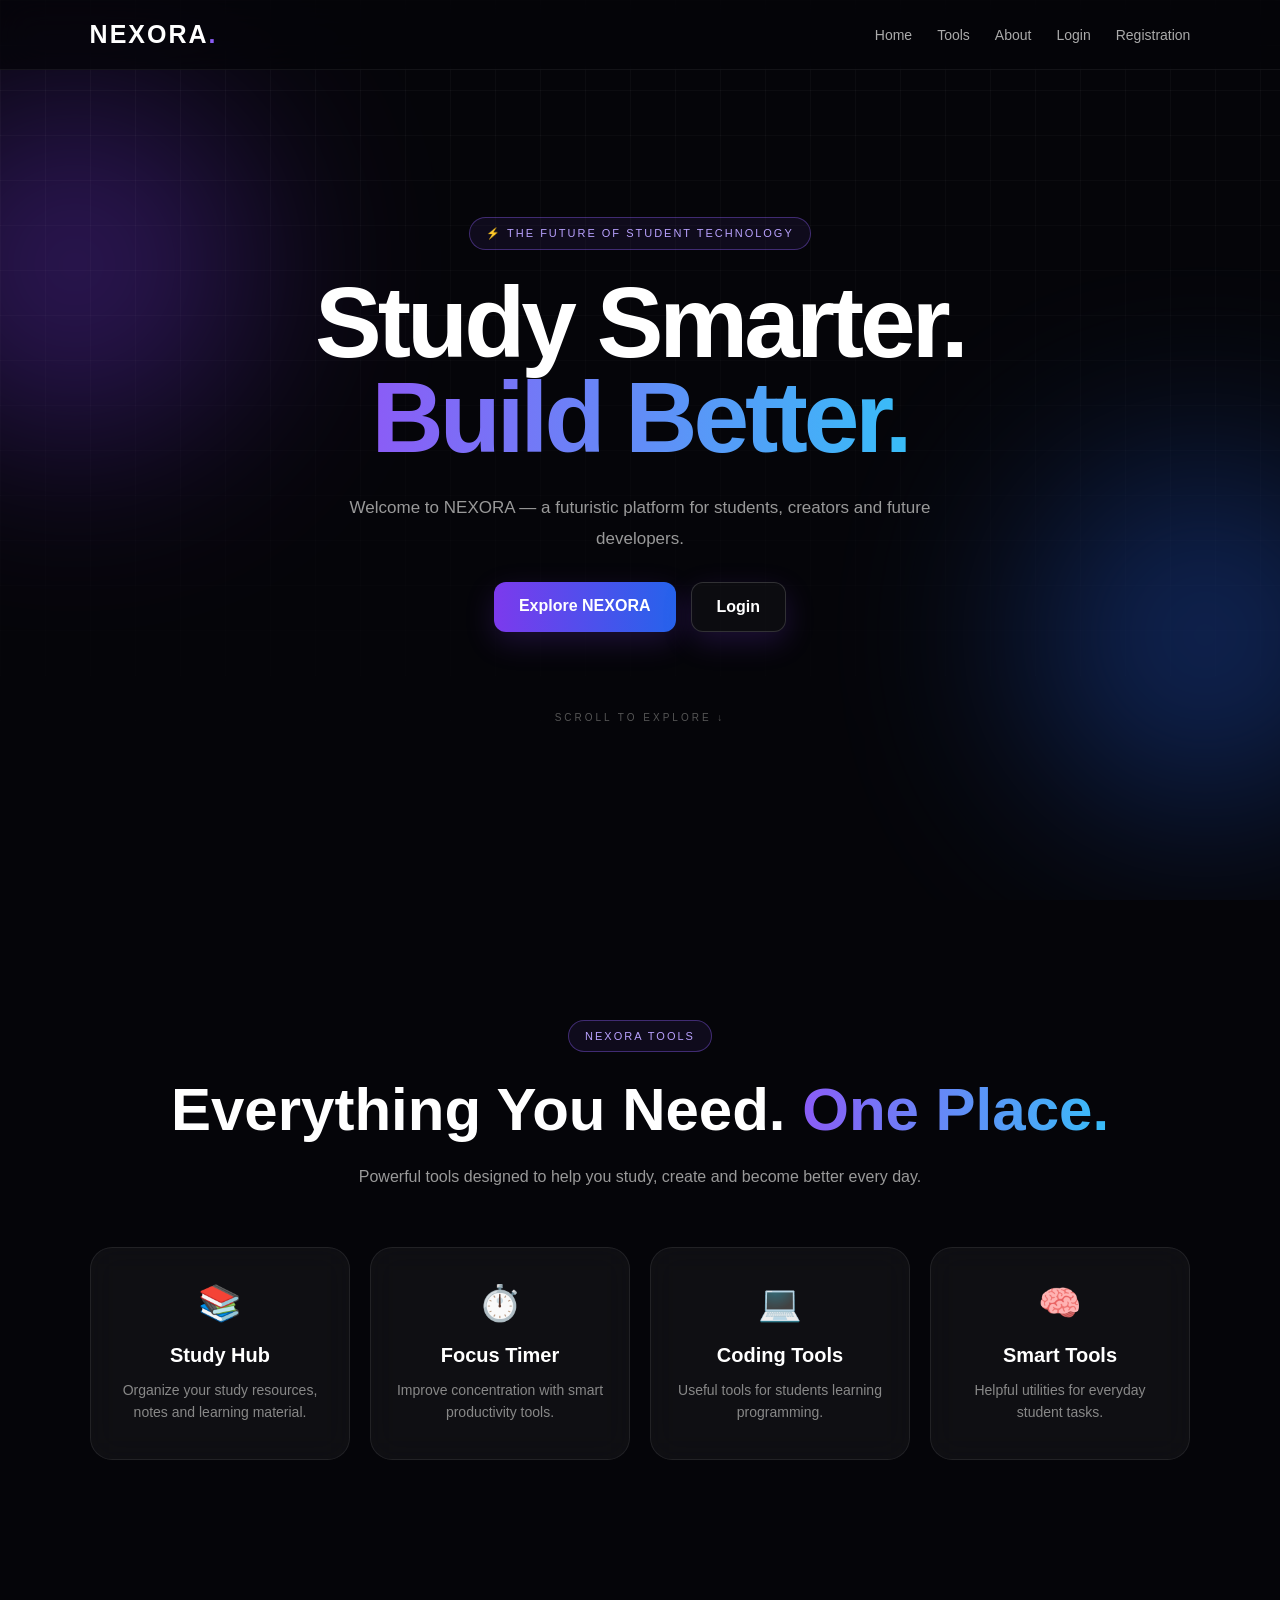
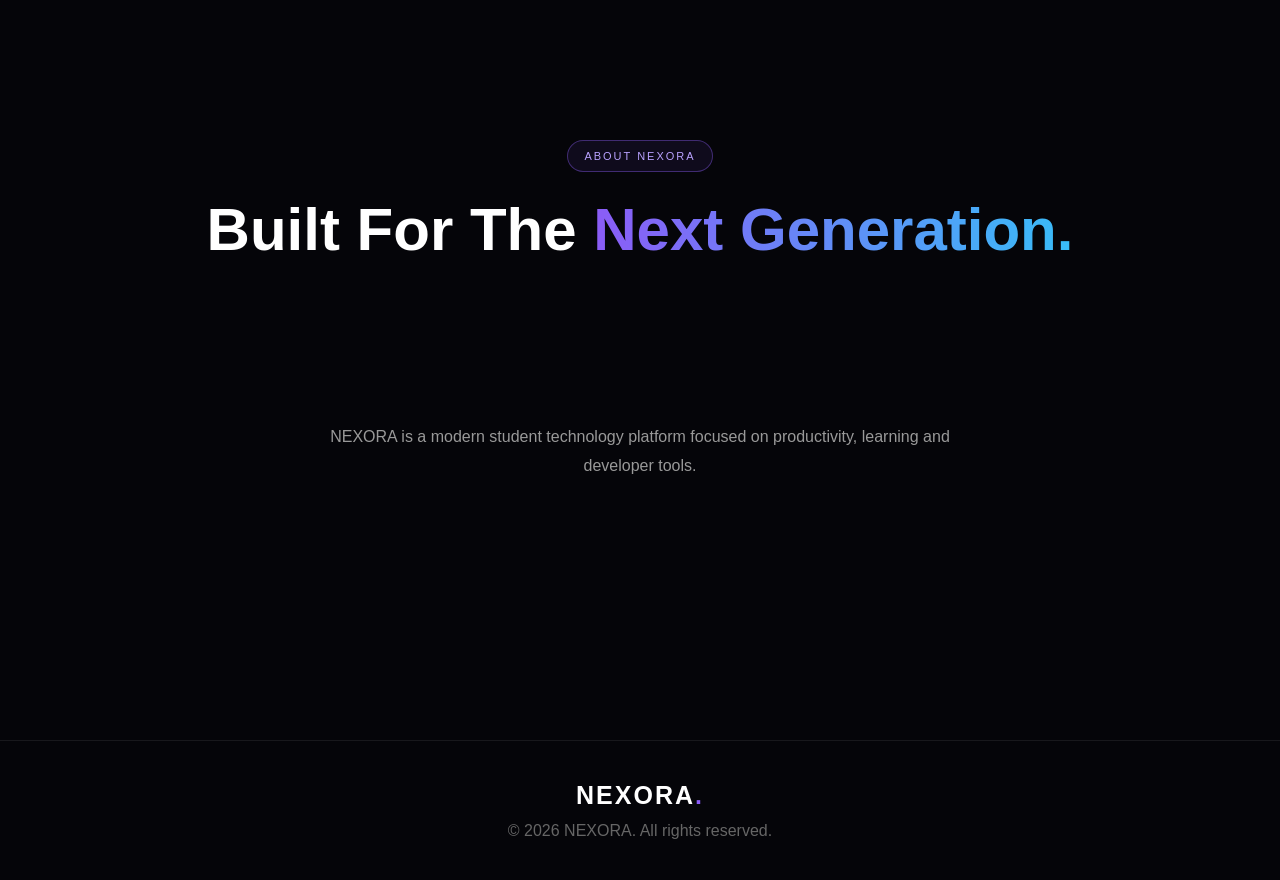
<file: index.html>
<!DOCTYPE html>
<html lang="en">

<head>

    <meta charset="UTF-8">

    <meta
        name="viewport"
        content="width=device-width, initial-scale=1.0"
    >

    <meta
        name="description"
        content="NEXORA - A futuristic student technology platform."
    >

    <title>NEXORA | Student Tech Hub</title>

    <link rel="stylesheet" href="style.css">

</head>


<body>


    <!-- =========================
         BACKGROUND
    ========================== -->

    <div class="background">

        <div class="glow glow-1"></div>
        <div class="glow glow-2"></div>
        <div class="grid"></div>

    </div>



    <!-- =========================
         NAVIGATION
    ========================== -->

    <header>

        <nav>


            <!-- LOGO -->

            <a
                href="#home"
                class="logo"
            >
                NEXORA<span>.</span>
            </a>



            <!-- 3 LINE MENU -->

            <button
    type="button"
    class="menu-btn"
    id="menuBtn"
    aria-label="Open menu"
>
    ☰
</button>



            <!-- MENU -->

            <div
                class="nav-links"
                id="navLinks"
            >


                <a href="#home">
                    Home
                </a>


                <a href="#tools">
                    Tools
                </a>


                <a href="#about">
                    About
                </a>


                <!-- LOGIN -->

<a href="login.html" id="loginNav">
    Login
</a>


<!-- REGISTRATION -->

<a href="register.html" id="registerNav">
    Registration
</a>


<!-- ACCOUNT -->

<a href="account.html" id="accountNav">
    👤 Account
</a>


<!-- LOGOUT -->

<a href="#" id="logoutNav" style="display: none;">
    🚪 Logout
</a>


            </div>

        </nav>

    </header>



    <!-- =========================
         MAIN
    ========================== -->

    <main>



        <!-- =========================
             HOME
        ========================== -->

        <section
            id="home"
            class="hero"
        >


            <div class="badge">

                ⚡ THE FUTURE OF STUDENT TECHNOLOGY

            </div>



            <h1>

                Study Smarter.<br>

                <span>
                    Build Better.
                </span>

            </h1>



            <p class="hero-text">

                Welcome to NEXORA — a futuristic platform
                for students, creators and future developers.

            </p>



            <div class="buttons">


                <a
                    href="#tools"
                    class="btn"
                >
                    Explore NEXORA
                </a>


                <a
                    href="login.html"
                    class="btn btn-outline"
                >
                    Login
                </a>


            </div>



            <div class="scroll-text">

                SCROLL TO EXPLORE ↓

            </div>


        </section>



        <!-- =========================
             TOOLS
        ========================== -->

        <section
            id="tools"
            class="section"
        >


            <p class="section-tag">

                NEXORA TOOLS

            </p>



            <h2>

                Everything You Need.

                <span>
                    One Place.
                </span>

            </h2>



            <p class="section-description">

                Powerful tools designed to help you study,
                create and become better every day.

            </p>



            <div class="cards">


                <!-- STUDY HUB -->

                <div class="card">

                    <div class="card-icon">
                        📚
                    </div>


                    <h3>
                        Study Hub
                    </h3>


                    <p>

                        Organize your study resources,
                        notes and learning material.

                    </p>

                </div>



                <!-- FOCUS TIMER -->

                <div class="card">

                    <div class="card-icon">
                        ⏱️
                    </div>


                    <h3>
                        Focus Timer
                    </h3>


                    <p>

                        Improve concentration with
                        smart productivity tools.

                    </p>

                </div>



                <!-- CODING TOOLS -->

                <div class="card">

                    <div class="card-icon">
                        💻
                    </div>


                    <h3>
                        Coding Tools
                    </h3>


                    <p>

                        Useful tools for students
                        learning programming.

                    </p>

                </div>



                <!-- SMART TOOLS -->

                <div class="card">

                    <div class="card-icon">
                        🧠
                    </div>


                    <h3>
                        Smart Tools
                    </h3>


                    <p>

                        Helpful utilities for everyday
                        student tasks.

                    </p>

                </div>


            </div>


        </section>



        <!-- =========================
             ABOUT
        ========================== -->

        <section
            id="about"
            class="section about"
        >


            <p class="section-tag">

                ABOUT NEXORA

            </p>



            <h2>

                Built For The

                <span>
                    Next Generation.
                </span>

            </h2>



            <p class="section-description">

                NEXORA is a modern student technology
                platform focused on productivity,
                learning and developer tools.

            </p>


        </section>


    </main>



    <!-- =========================
         FOOTER
    ========================== -->

    <footer>


        <div class="logo">

            NEXORA<span>.</span>

        </div>



        <p>

            © 2026 NEXORA. All rights reserved.

        </p>


    </footer>



    <!-- =========================
         JAVASCRIPT
    ========================== -->

    <script src="script.js"></script>


</body>

</html>
</file>
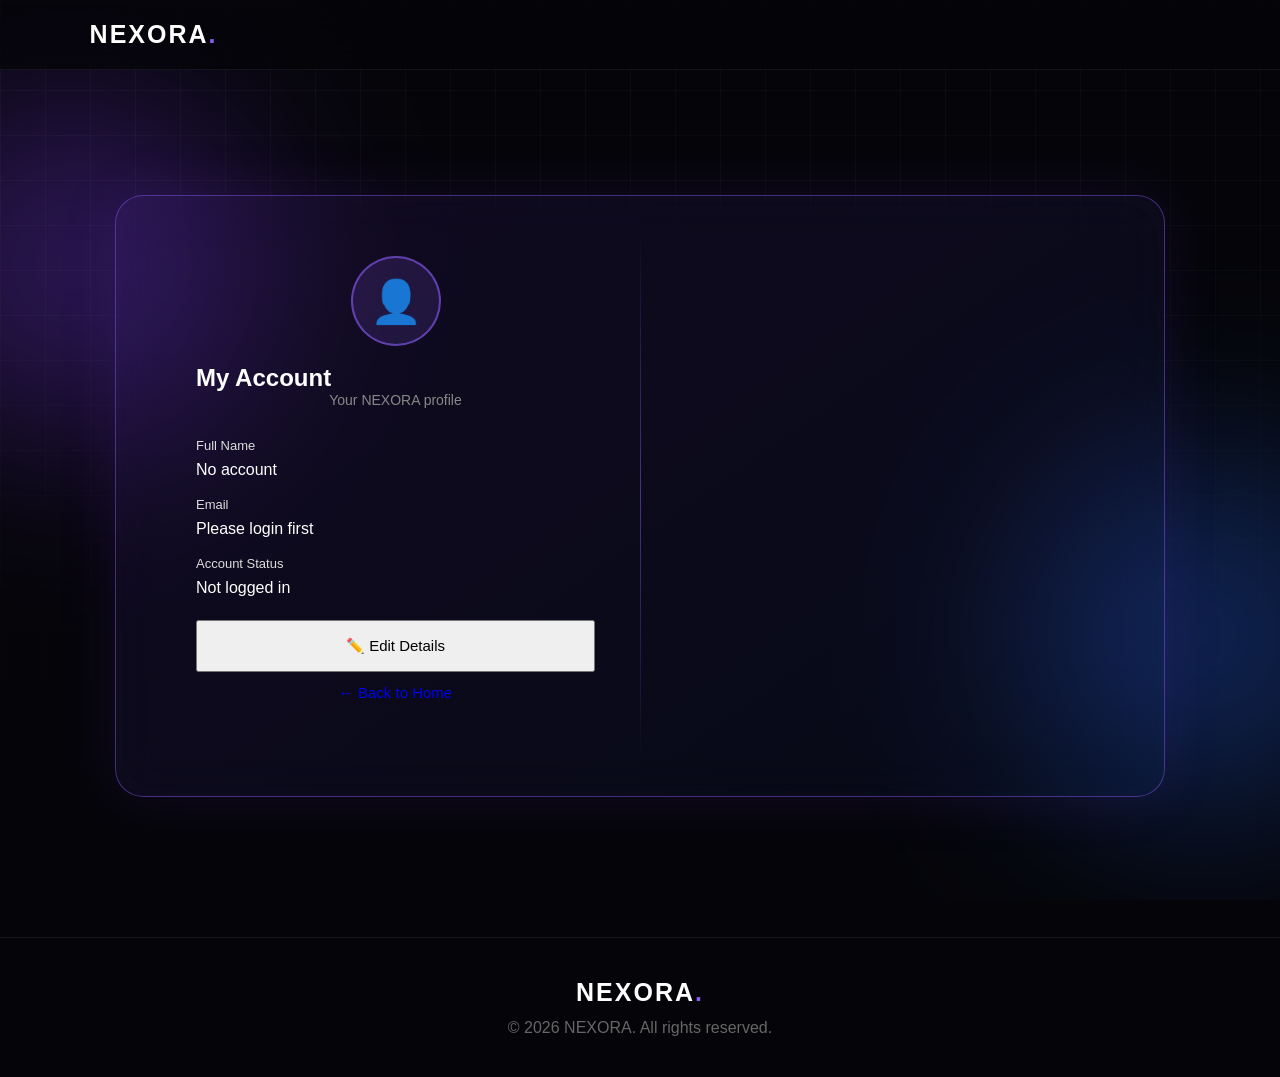
<file: account.html>
<!DOCTYPE html>
<html lang="en">

<head>

    <meta charset="UTF-8">

    <meta
        name="viewport"
        content="width=device-width, initial-scale=1.0"
    >

    <meta
        name="description"
        content="NEXORA User Account"
    >

    <title>NEXORA | Account</title>

    <link rel="stylesheet" href="style.css">

</head>


<body>


    <!-- =========================
         BACKGROUND
    ========================== -->

    <div class="background">

        <div class="glow glow-1"></div>
        <div class="glow glow-2"></div>
        <div class="grid"></div>

    </div>


    <!-- =========================
         NAVIGATION
    ========================== -->

    <header>

        <nav>

            <a
                href="index.html"
                class="logo"
            >
                NEXORA<span>.</span>
            </a>


            <a
                href="index.html"
                class="menu-btn"
                aria-label="Back to Home"
            >
                ←
            </a>

        </nav>

    </header>


    <!-- =========================
         ACCOUNT
    ========================== -->

    <main>

        <section class="login-section">

            <div class="auth-container">

                <div class="auth-card">


                    <!-- PROFILE PICTURE -->

                    <div
                        id="accountPicture"
                        style="
                            width: 90px;
                            height: 90px;
                            margin: 0 auto 18px;
                            border-radius: 50%;
                            display: flex;
                            align-items: center;
                            justify-content: center;
                            font-size: 42px;
                            background: rgba(139, 92, 246, 0.15);
                            border: 2px solid rgba(139, 92, 246, 0.6);
                            overflow: hidden;
                        "
                    >
                        👤
                    </div>


                    <h1>
                        My Account
                    </h1>


                    <p class="auth-subtitle">
                        Your NEXORA profile
                    </p>


                    <!-- NAME -->

                    <div class="input-group">

                        <label>
                            Full Name
                        </label>

                        <div id="accountName">
                            Loading...
                        </div>

                    </div>


                    <!-- EMAIL -->

                    <div class="input-group">

                        <label>
                            Email
                        </label>

                        <div id="accountEmail">
                            Loading...
                        </div>

                    </div>


                    <!-- STATUS -->

                    <div class="input-group">

                        <label>
                            Account Status
                        </label>

                        <div id="accountStatus">
                            Demo Account
                        </div>

                    </div>


                    <!-- EDIT BUTTON -->

                    <button
                        type="button"
                        class="auth-btn"
                        id="editAccountBtn"
                    >
                        ✏️ Edit Details
                    </button>


                    <!-- EDIT FORM -->

                    <div
                        id="editAccountForm"
                        style="
                            display: none;
                            margin-top: 20px;
                        "
                    >


                        <!-- NAME -->

                        <div class="input-group">

                            <label for="editName">
                                Full Name
                            </label>

                            <input
                                type="text"
                                id="editName"
                                placeholder="Enter your name"
                            >

                        </div>


                        <!-- EMAIL - NOT EDITABLE -->

                        <div class="input-group">

                            <label>
                                Email
                            </label>

                            <div id="editEmail">
                                Loading...
                            </div>

                        </div>


                        <!-- PASSWORD -->

                        <div class="input-group">

                            <label for="editPassword">
                                New Password
                            </label>

                            <input
                                type="password"
                                id="editPassword"
                                placeholder="Leave blank to keep current password"
                            >

                        </div>


                        <!-- PROFILE PICTURE -->

                        <div class="input-group">

                            <label for="editPicture">
                                Profile Picture
                            </label>

                            <input
                                type="file"
                                id="editPicture"
                                accept="image/*"
                            >

                        </div>


                        <!-- SAVE -->

                        <button
                            type="button"
                            class="auth-btn"
                            id="saveAccountBtn"
                        >
                            💾 Save Changes
                        </button>

                    </div>


                    <!-- BACK -->

                    <a
                        href="index.html"
                        class="auth-btn"
                        style="
                            display: block;
                            text-align: center;
                            text-decoration: none;
                            margin-top: 12px;
                        "
                    >
                        ← Back to Home
                    </a>


                </div>

            </div>

        </section>

    </main>


    <!-- =========================
         FOOTER
    ========================== -->

    <footer>

        <div class="logo">
            NEXORA<span>.</span>
        </div>

        <p>
            © 2026 NEXORA. All rights reserved.
        </p>

    </footer>


    <!-- =========================
         JAVASCRIPT
    ========================== -->

    <script src="script.js"></script>


</body>

</html>
</file>
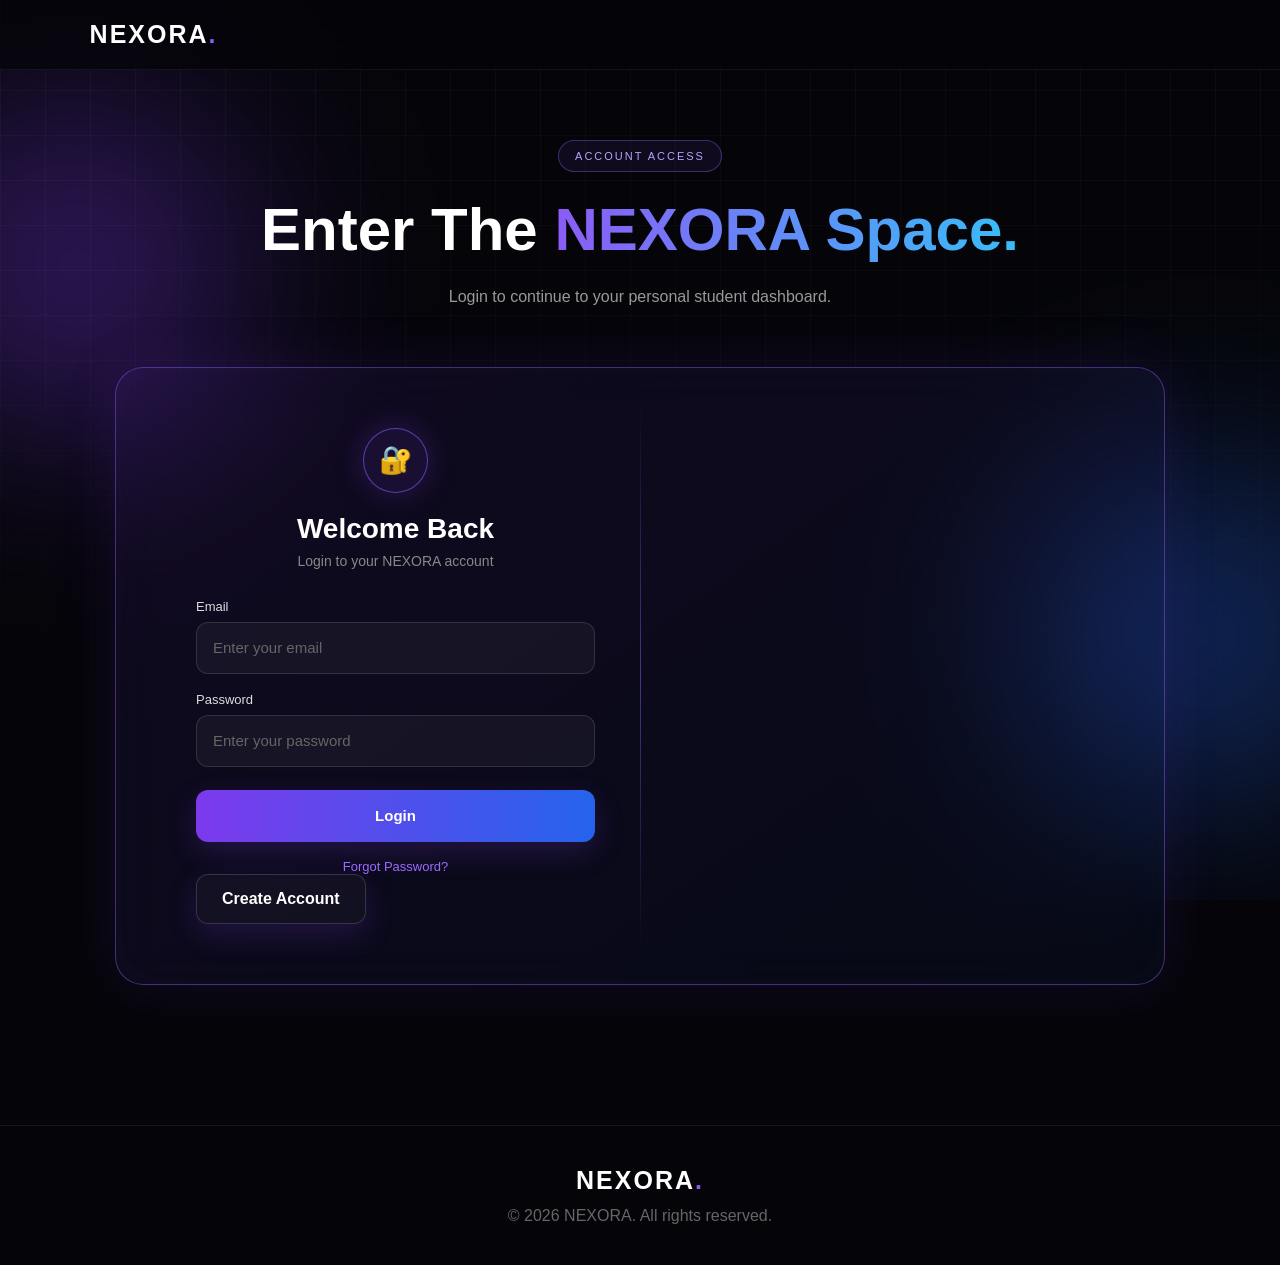
<file: Login.html>
<!DOCTYPE html>
<html lang="en">

<head>
    <meta charset="UTF-8">

    <meta
        name="viewport"
        content="width=device-width, initial-scale=1.0"
    >

    <meta
        name="description"
        content="NEXORA Login - Student Tech Hub"
    >

    <title>NEXORA | Login</title>

    <link rel="stylesheet" href="style.css">
</head>

<body>

    <!-- BACKGROUND -->

    <div class="background">

        <div class="glow glow-1"></div>
        <div class="glow glow-2"></div>
        <div class="grid"></div>

    </div>


    <!-- NAVIGATION -->

    <header>

        <nav>

            <a
                href="index.html"
                class="logo"
            >
                NEXORA<span>.</span>
            </a>


            <a
                href="index.html"
                class="menu-btn"
                aria-label="Back to home"
            >
                ←
            </a>

        </nav>

    </header>


    <!-- LOGIN SECTION -->

    <main>

        <section
            class="section login-section"
            id="login"
        >

            <p class="section-tag">
                ACCOUNT ACCESS
            </p>


            <h2>

                Enter The

                <span>
                    NEXORA Space.
                </span>

            </h2>


            <p class="section-description">

                Login to continue to your
                personal student dashboard.

            </p>


            <!-- AUTH CONTAINER -->

            <div class="auth-container">


                <!-- LOGIN CARD -->

                <div class="auth-card">

                    <div class="auth-icon">
                        🔐
                    </div>


                    <h3>
                        Welcome Back
                    </h3>


                    <p class="auth-subtitle">
                        Login to your NEXORA account
                    </p>


                    <!-- LOGIN FORM -->

                    <form id="loginForm">

                        <div class="input-group">

                            <label for="loginEmail">
                                Email
                            </label>

                            <input
                                type="email"
                                id="loginEmail"
                                placeholder="Enter your email"
                                autocomplete="email"
                                required
                            >

                        </div>


                        <div class="input-group">

                            <label for="loginPassword">
                                Password
                            </label>

                            <input
                                type="password"
                                id="loginPassword"
                                placeholder="Enter your password"
                                autocomplete="current-password"
                                required
                            >

                        </div>


                        <button
                            type="submit"
                            class="btn auth-btn"
                        >
                            Login
                        </button>


                        <!-- FORGOT PASSWORD -->

                        <a
                            href="#"
                            class="forgot-link"
                            id="forgotPassword"
                        >
                            Forgot Password?
                        </a>

                    </form>


                    <!-- CREATE ACCOUNT -->

                    <a
                        href="register.html"
                        class="btn btn-outline create-account-btn"
                    >
                        Create Account
                    </a>

                </div>

            </div>

        </section>

    </main>


    <!-- FORGOT PASSWORD MODAL -->

    <div
        class="forgot-modal"
        id="forgotModal"
    >

        <div class="forgot-box">


            <!-- CLOSE -->

            <button
                type="button"
                class="forgot-close"
                id="forgotClose"
            >
                ✕
            </button>


            <!-- ICON -->

            <div class="forgot-icon">
                🔐
            </div>


            <h3>
                Reset Password
            </h3>


            <p>
                Enter your email and we'll help you
                recover your NEXORA account.
            </p>


            <input
                type="email"
                id="resetEmail"
                placeholder="Enter your email"
            >


            <button
                type="button"
                class="btn forgot-submit"
                id="resetPasswordBtn"
            >
                Send Reset Link
            </button>


            <small id="resetMessage"></small>

        </div>

    </div>


    <!-- FOOTER -->

    <footer>

        <div class="logo">
            NEXORA<span>.</span>
        </div>


        <p>
            © 2026 NEXORA. All rights reserved.
        </p>

    </footer>


    <!-- JAVASCRIPT -->

    <script src="script.js"></script>

</body>

</html>
</file>
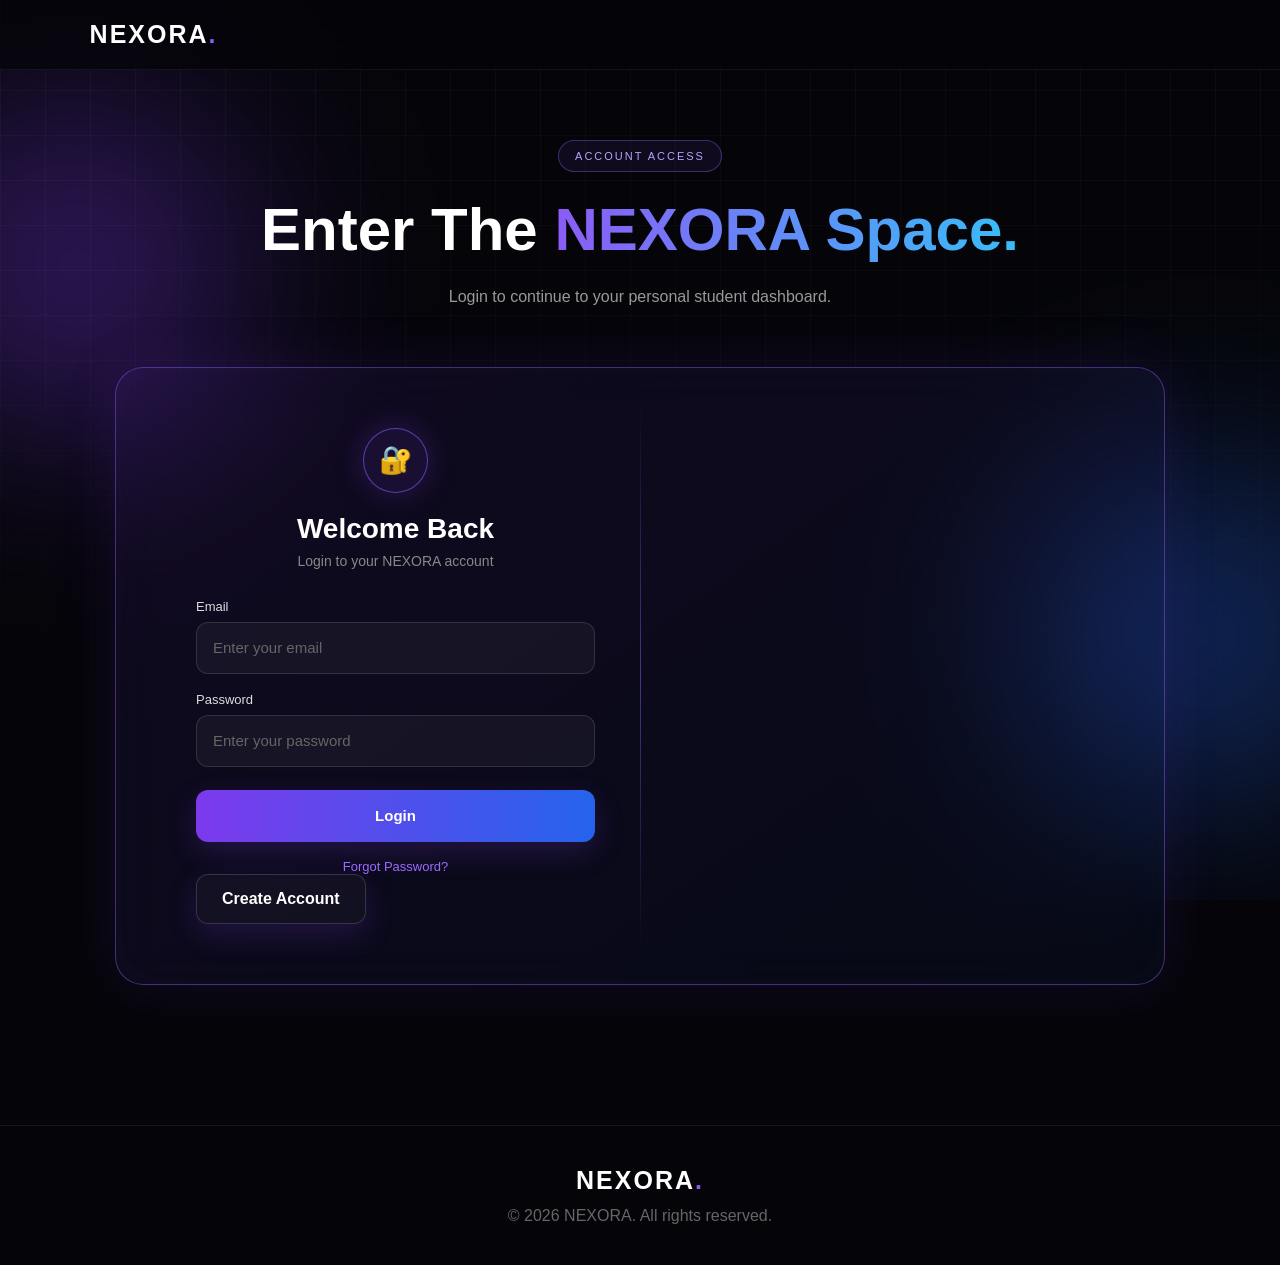
<file: login.html>
<!DOCTYPE html>
<html lang="en">

<head>
    <meta charset="UTF-8">

    <meta
        name="viewport"
        content="width=device-width, initial-scale=1.0"
    >

    <meta
        name="description"
        content="NEXORA Login - Student Tech Hub"
    >

    <title>NEXORA | Login</title>

    <link rel="stylesheet" href="style.css">
</head>

<body>

    <!-- BACKGROUND -->

    <div class="background">

        <div class="glow glow-1"></div>
        <div class="glow glow-2"></div>
        <div class="grid"></div>

    </div>


    <!-- NAVIGATION -->

    <header>

        <nav>

            <a
                href="index.html"
                class="logo"
            >
                NEXORA<span>.</span>
            </a>


            <a
                href="index.html"
                class="menu-btn"
                aria-label="Back to home"
            >
                ←
            </a>

        </nav>

    </header>


    <!-- LOGIN SECTION -->

    <main>

        <section
            class="section login-section"
            id="login"
        >

            <p class="section-tag">
                ACCOUNT ACCESS
            </p>


            <h2>

                Enter The

                <span>
                    NEXORA Space.
                </span>

            </h2>


            <p class="section-description">

                Login to continue to your
                personal student dashboard.

            </p>


            <!-- AUTH CONTAINER -->

            <div class="auth-container">


                <!-- LOGIN CARD -->

                <div class="auth-card">

                    <div class="auth-icon">
                        🔐
                    </div>


                    <h3>
                        Welcome Back
                    </h3>


                    <p class="auth-subtitle">
                        Login to your NEXORA account
                    </p>


                    <!-- LOGIN FORM -->

                    <form id="loginForm">

                        <div class="input-group">

                            <label for="loginEmail">
                                Email
                            </label>

                            <input
                                type="email"
                                id="loginEmail"
                                placeholder="Enter your email"
                                autocomplete="email"
                                required
                            >

                        </div>


                        <div class="input-group">

                            <label for="loginPassword">
                                Password
                            </label>

                            <input
                                type="password"
                                id="loginPassword"
                                placeholder="Enter your password"
                                autocomplete="current-password"
                                required
                            >

                        </div>


                        <button
                            type="submit"
                            class="btn auth-btn"
                        >
                            Login
                        </button>


                        <!-- FORGOT PASSWORD -->

                        <a
                            href="#"
                            class="forgot-link"
                            id="forgotPassword"
                        >
                            Forgot Password?
                        </a>

                    </form>


                    <!-- CREATE ACCOUNT -->

                    <a
                        href="register.html"
                        class="btn btn-outline create-account-btn"
                    >
                        Create Account
                    </a>

                </div>

            </div>

        </section>

    </main>


    <!-- FORGOT PASSWORD MODAL -->

    <div
        class="forgot-modal"
        id="forgotModal"
    >

        <div class="forgot-box">


            <!-- CLOSE -->

            <button
                type="button"
                class="forgot-close"
                id="forgotClose"
            >
                ✕
            </button>


            <!-- ICON -->

            <div class="forgot-icon">
                🔐
            </div>


            <h3>
                Reset Password
            </h3>


            <p>
                Enter your email and we'll help you
                recover your NEXORA account.
            </p>


            <input
                type="email"
                id="resetEmail"
                placeholder="Enter your email"
            >


            <button
                type="button"
                class="btn forgot-submit"
                id="resetPasswordBtn"
            >
                Send Reset Link
            </button>


            <small id="resetMessage"></small>

        </div>

    </div>


    <!-- FOOTER -->

    <footer>

        <div class="logo">
            NEXORA<span>.</span>
        </div>


        <p>
            © 2026 NEXORA. All rights reserved.
        </p>

    </footer>


    <!-- JAVASCRIPT -->

    <script src="script.js"></script>

</body>

</html>
</file>
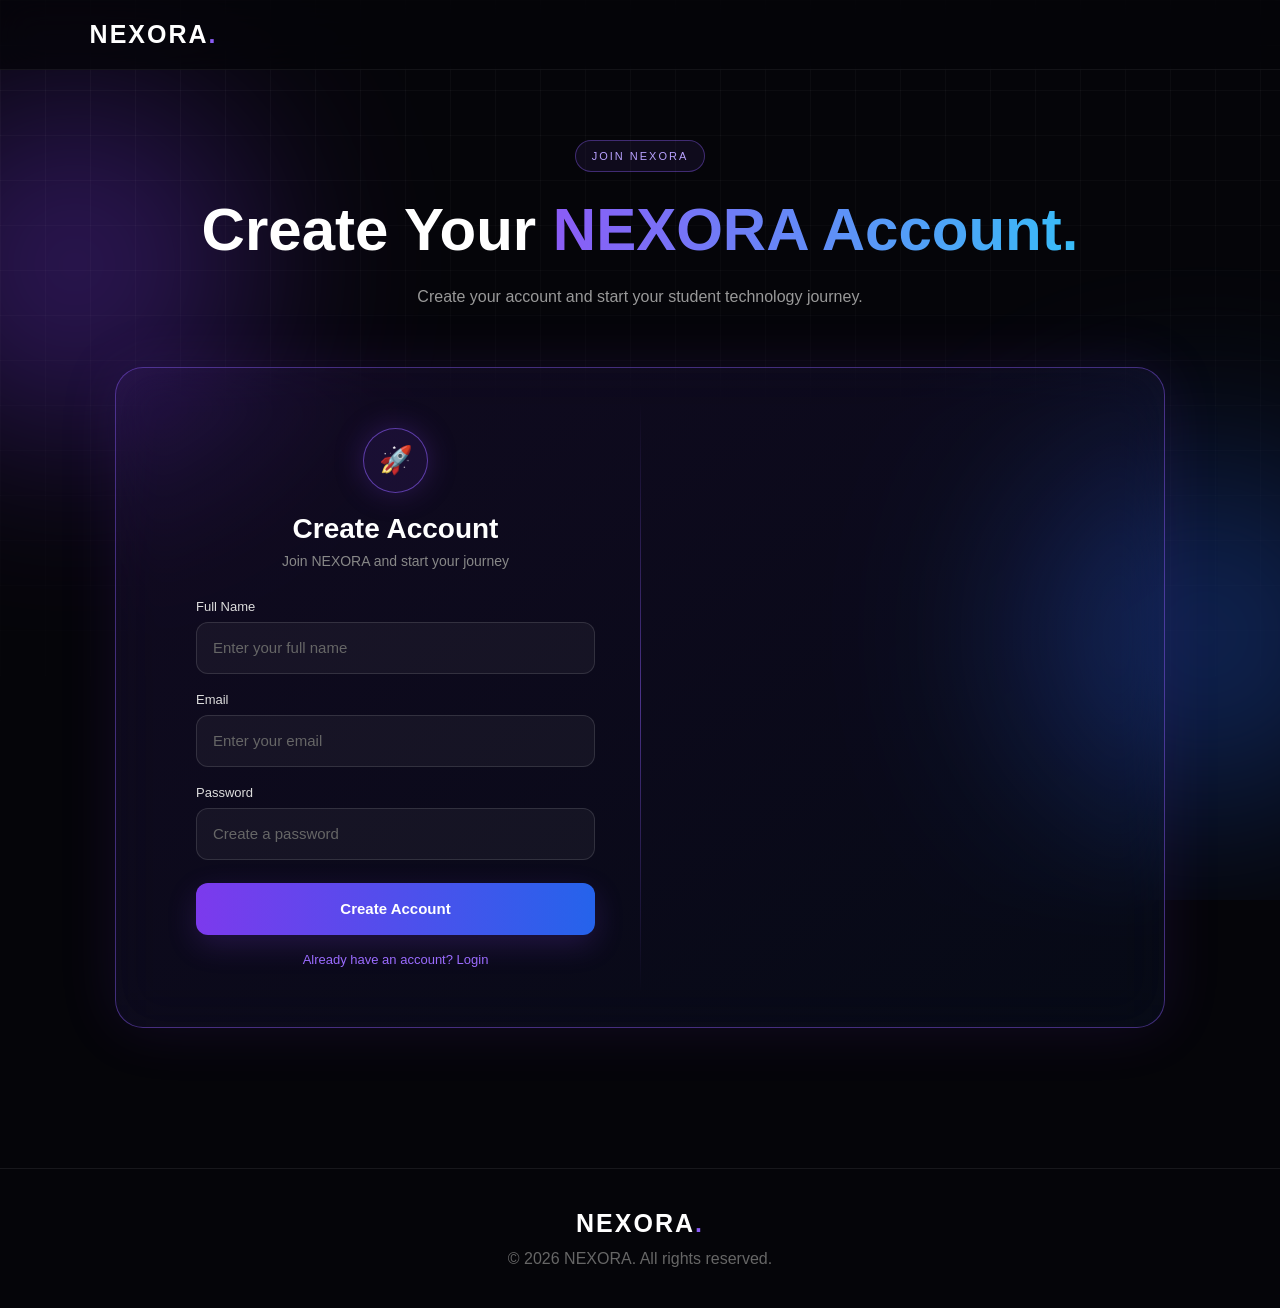
<file: Register.html>
<!DOCTYPE html>
<html lang="en">

<head>
    <meta charset="UTF-8">

    <meta
        name="viewport"
        content="width=device-width, initial-scale=1.0"
    >

    <meta
        name="description"
        content="NEXORA Registration - Student Tech Hub"
    >

    <title>NEXORA | Create Account</title>

    <link rel="stylesheet" href="style.css">
</head>

<body>

    <!-- BACKGROUND -->

    <div class="background">

        <div class="glow glow-1"></div>
        <div class="glow glow-2"></div>
        <div class="grid"></div>

    </div>


    <!-- NAVIGATION -->

    <header>

        <nav>

            <a
                href="index.html"
                class="logo"
            >
                NEXORA<span>.</span>
            </a>


            <a
                href="login.html"
                class="menu-btn"
                aria-label="Back to login"
            >
                ←
            </a>

        </nav>

    </header>


    <!-- REGISTRATION -->

    <main>

        <section
            class="section login-section"
            id="register"
        >

            <p class="section-tag">
                JOIN NEXORA
            </p>


            <h2>

                Create Your

                <span>
                    NEXORA Account.
                </span>

            </h2>


            <p class="section-description">

                Create your account and start
                your student technology journey.

            </p>


            <div class="auth-container">


                <!-- REGISTER CARD -->

                <div class="auth-card">

                    <div class="auth-icon">
                        🚀
                    </div>


                    <h3>
                        Create Account
                    </h3>


                    <p class="auth-subtitle">
                        Join NEXORA and start your journey
                    </p>


                    <!-- REGISTER FORM -->

                    <form id="registerForm">

                        <div class="input-group">

                            <label for="registerName">
                                Full Name
                            </label>

                            <input
                                type="text"
                                id="registerName"
                                placeholder="Enter your full name"
                                autocomplete="name"
                                required
                            >

                        </div>


                        <div class="input-group">

                            <label for="registerEmail">
                                Email
                            </label>

                            <input
                                type="email"
                                id="registerEmail"
                                placeholder="Enter your email"
                                autocomplete="email"
                                required
                            >

                        </div>


                        <div class="input-group">

                            <label for="registerPassword">
                                Password
                            </label>

                            <input
                                type="password"
                                id="registerPassword"
                                placeholder="Create a password"
                                autocomplete="new-password"
                                required
                            >

                        </div>


                        <button
                            type="submit"
                            class="btn auth-btn"
                        >
                            Create Account
                        </button>

                    </form>


                    <!-- BACK TO LOGIN -->

                    <a
                        href="login.html"
                        class="forgot-link"
                    >
                        Already have an account? Login
                    </a>

                </div>

            </div>

        </section>

    </main>


    <!-- FOOTER -->

    <footer>

        <div class="logo">
            NEXORA<span>.</span>
        </div>


        <p>
            © 2026 NEXORA. All rights reserved.
        </p>

    </footer>


    <!-- JAVASCRIPT -->

    <script src="script.js"></script>

</body>

</html>
</file>
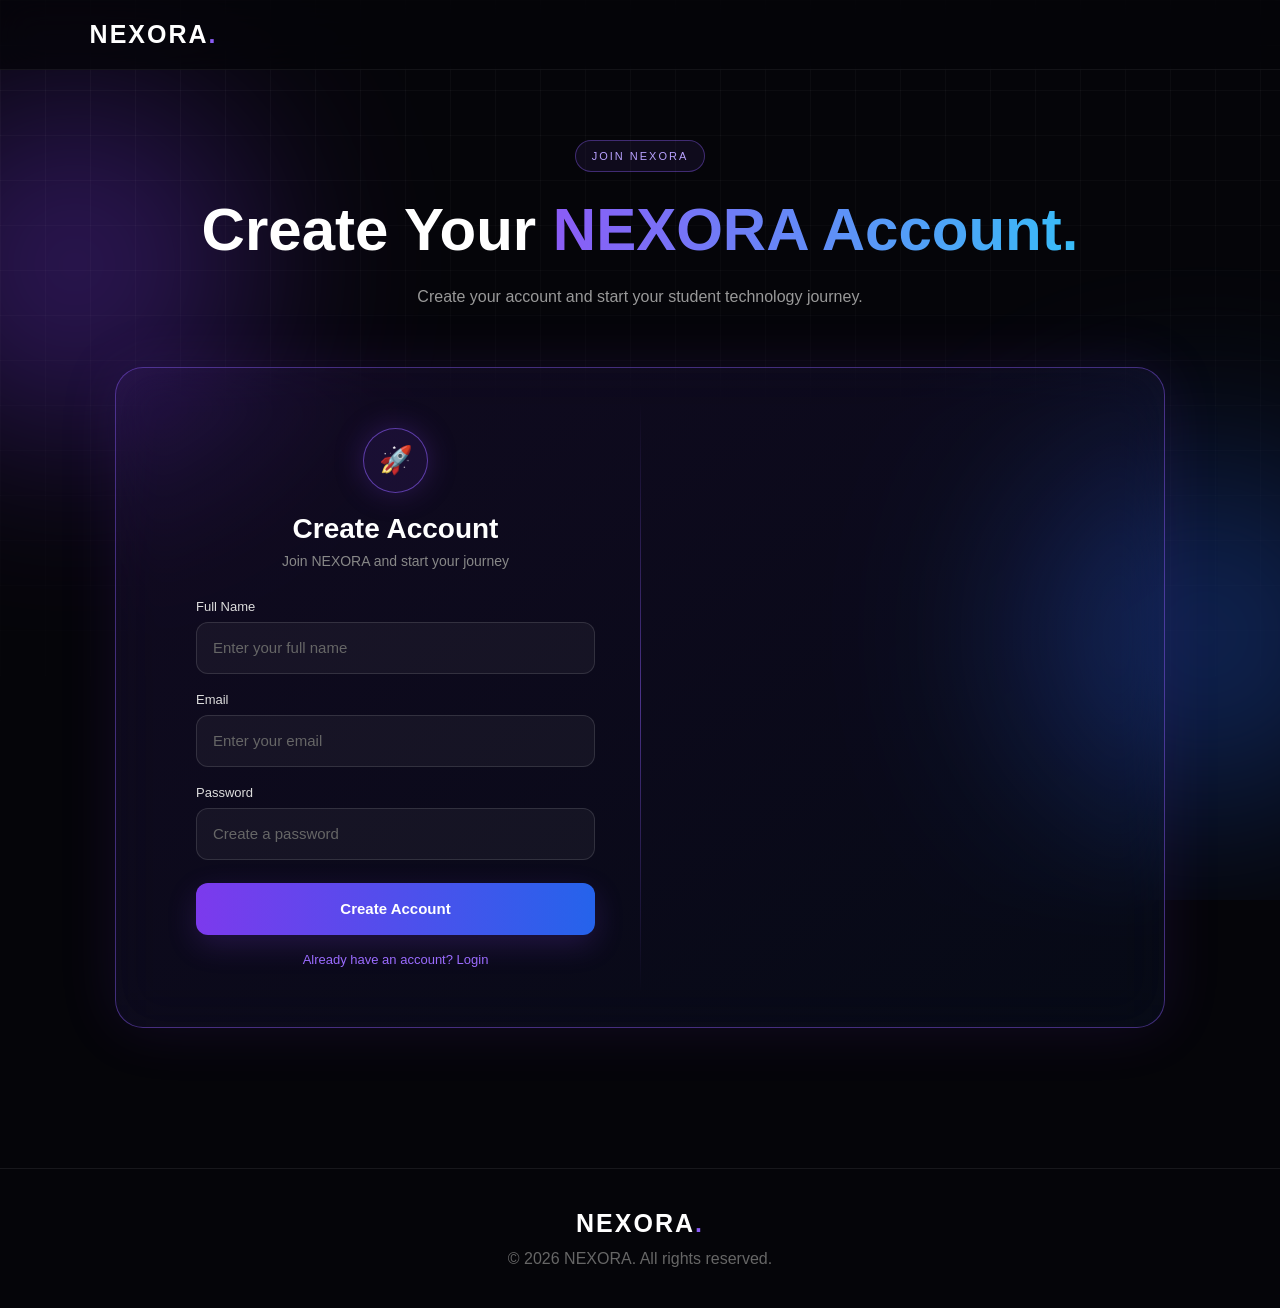
<file: register.html>
<!DOCTYPE html>
<html lang="en">

<head>
    <meta charset="UTF-8">

    <meta
        name="viewport"
        content="width=device-width, initial-scale=1.0"
    >

    <meta
        name="description"
        content="NEXORA Registration - Student Tech Hub"
    >

    <title>NEXORA | Create Account</title>

    <link rel="stylesheet" href="style.css">
</head>

<body>

    <!-- BACKGROUND -->

    <div class="background">

        <div class="glow glow-1"></div>
        <div class="glow glow-2"></div>
        <div class="grid"></div>

    </div>


    <!-- NAVIGATION -->

    <header>

        <nav>

            <a
                href="index.html"
                class="logo"
            >
                NEXORA<span>.</span>
            </a>


            <a
                href="login.html"
                class="menu-btn"
                aria-label="Back to login"
            >
                ←
            </a>

        </nav>

    </header>


    <!-- REGISTRATION -->

    <main>

        <section
            class="section login-section"
            id="register"
        >

            <p class="section-tag">
                JOIN NEXORA
            </p>


            <h2>

                Create Your

                <span>
                    NEXORA Account.
                </span>

            </h2>


            <p class="section-description">

                Create your account and start
                your student technology journey.

            </p>


            <div class="auth-container">


                <!-- REGISTER CARD -->

                <div class="auth-card">

                    <div class="auth-icon">
                        🚀
                    </div>


                    <h3>
                        Create Account
                    </h3>


                    <p class="auth-subtitle">
                        Join NEXORA and start your journey
                    </p>


                    <!-- REGISTER FORM -->

                    <form id="registerForm">

                        <div class="input-group">

                            <label for="registerName">
                                Full Name
                            </label>

                            <input
                                type="text"
                                id="registerName"
                                placeholder="Enter your full name"
                                autocomplete="name"
                                required
                            >

                        </div>


                        <div class="input-group">

                            <label for="registerEmail">
                                Email
                            </label>

                            <input
                                type="email"
                                id="registerEmail"
                                placeholder="Enter your email"
                                autocomplete="email"
                                required
                            >

                        </div>


                        <div class="input-group">

                            <label for="registerPassword">
                                Password
                            </label>

                            <input
                                type="password"
                                id="registerPassword"
                                placeholder="Create a password"
                                autocomplete="new-password"
                                required
                            >

                        </div>


                        <button
                            type="submit"
                            class="btn auth-btn"
                        >
                            Create Account
                        </button>

                    </form>


                    <!-- BACK TO LOGIN -->

                    <a
                        href="login.html"
                        class="forgot-link"
                    >
                        Already have an account? Login
                    </a>

                </div>

            </div>

        </section>

    </main>


    <!-- FOOTER -->

    <footer>

        <div class="logo">
            NEXORA<span>.</span>
        </div>


        <p>
            © 2026 NEXORA. All rights reserved.
        </p>

    </footer>


    <!-- JAVASCRIPT -->

    <script src="script.js"></script>

</body>

</html>
</file>
<file: style.css>
* {
    margin: 0;
    padding: 0;
    box-sizing: border-box;
}

html {
    scroll-behavior: smooth;
}

body {
    font-family: Arial, sans-serif;
    background: #050509;
    color: #fff;
    overflow-x: hidden;
}

/* =========================
   BACKGROUND
========================= */

.background {
    position: fixed;
    inset: 0;
    z-index: -1;
    overflow: hidden;
    background: #050509;
}

.glow {
    position: absolute;
    width: 350px;
    height: 350px;
    border-radius: 50%;
    filter: blur(100px);
    opacity: 0.35;
}

.glow-1 {
    background: #7c3aed;
    top: 10%;
    left: -100px;
}

.glow-2 {
    background: #2563eb;
    right: -100px;
    bottom: 10%;
}

.grid {
    position: absolute;
    inset: 0;

    background-image:
        linear-gradient(
            rgba(255,255,255,0.035) 1px,
            transparent 1px
        ),
        linear-gradient(
            90deg,
            rgba(255,255,255,0.035) 1px,
            transparent 1px
        );

    background-size: 45px 45px;

    mask-image: linear-gradient(
        to bottom,
        black,
        transparent 90%
    );
}

/* =========================
   NAVBAR
========================= */

header {
    position: fixed;
    top: 0;
    left: 0;
    width: 100%;
    z-index: 1000;

    padding: 20px 7%;

    background: rgba(5,5,9,0.72);

    backdrop-filter: blur(18px);

    border-bottom: 1px solid
        rgba(255,255,255,0.06);
}

nav {
    display: flex;
    justify-content: space-between;
    align-items: center;
}

.logo {
    color: #fff;
    text-decoration: none;

    font-size: 25px;
    font-weight: 900;

    letter-spacing: 2px;
}

.logo span {
    color: #8b5cf6;
}

.nav-links {
    display: flex;
    gap: 25px;
}

.nav-links a {
    color: #aaa;
    text-decoration: none;

    font-size: 14px;

    transition: 0.3s;
}

.nav-links a:hover {
    color: #fff;
}

/* =========================
   HERO
========================= */

.hero {
    min-height: 100vh;

    display: flex;
    flex-direction: column;

    justify-content: center;
    align-items: center;

    text-align: center;

    padding: 120px 7% 80px;
}

.badge,
.section-tag {
    display: inline-block;

    color: #b9a2ff;

    font-size: 11px;

    letter-spacing: 2px;

    padding: 9px 16px;

    border: 1px solid
        rgba(139,92,246,0.4);

    border-radius: 50px;

    background:
        rgba(139,92,246,0.08);

    margin-bottom: 25px;
}

.hero h1 {
    font-size:
        clamp(48px, 11vw, 100px);

    line-height: 0.95;

    font-weight: 900;

    letter-spacing: -4px;
}

.hero h1 span,
.section h2 span {
    background: linear-gradient(
        90deg,
        #8b5cf6,
        #38bdf8
    );

    -webkit-background-clip: text;
    background-clip: text;

    -webkit-text-fill-color: transparent;

    color: transparent;
}

.hero-text {
    max-width: 650px;

    color: #999;

    line-height: 1.8;

    font-size: 17px;

    margin: 28px 0;
}

.buttons {
    display: flex;
    gap: 15px;
}

.btn {
    display: inline-block;

    padding: 15px 25px;

    border-radius: 12px;

    border: none;

    background: linear-gradient(
        90deg,
        #7c3aed,
        #2563eb
    );

    color: #fff;

    text-decoration: none;

    font-weight: bold;

    cursor: pointer;

    transition: 0.35s;

    box-shadow:
        0 10px 30px
        rgba(124,58,237,0.2);
}

.btn:hover {
    transform: translateY(-4px);

    box-shadow:
        0 15px 40px
        rgba(124,58,237,0.45);
}

.btn-outline {
    background:
        rgba(255,255,255,0.03);

    border: 1px solid
        rgba(255,255,255,0.15);
}

.scroll-text {
    margin-top: 80px;

    color: #555;

    font-size: 10px;

    letter-spacing: 3px;
}

/* =========================
   SECTIONS
========================= */

.section {
    min-height: 80vh;

    padding: 120px 7%;

    text-align: center;
}

.section h2 {
    font-size:
        clamp(35px, 6vw, 60px);

    line-height: 1.1;

    margin-bottom: 20px;
}

.section-description {
    max-width: 650px;

    margin: auto;

    color: #999;

    line-height: 1.8;
}

/* =========================
   TOOL CARDS
========================= */

.cards {
    max-width: 1100px;

    margin: 55px auto 0;

    display: grid;

    grid-template-columns:
        repeat(auto-fit, minmax(220px, 1fr));

    gap: 20px;
}

.card {
    position: relative;

    padding: 35px 25px;

    border-radius: 22px;

    background:
        rgba(255,255,255,0.045);

    border: 1px solid
        rgba(255,255,255,0.08);

    backdrop-filter: blur(15px);

    transition: 0.4s;

    overflow: hidden;
}

.card::before {
    content: "";

    position: absolute;

    width: 150px;
    height: 150px;

    background: #8b5cf6;

    filter: blur(90px);

    opacity: 0;

    top: -70px;
    right: -70px;

    transition: 0.4s;
}

.card:hover {
    transform: translateY(-10px);

    border-color:
        rgba(139,92,246,0.5);

    box-shadow:
        0 20px 60px
        rgba(0,0,0,0.45);
}

.card:hover::before {
    opacity: 0.4;
}

.card-icon {
    font-size: 35px;

    margin-bottom: 20px;
}

.card h3 {
    margin-bottom: 12px;

    font-size: 20px;
}

.card p {
    color: #888;

    line-height: 1.6;

    font-size: 14px;
}

/* =========================
   ABOUT
========================= */

.about {
    display: flex;

    flex-direction: column;

    justify-content: center;

    align-items: center;
}

/* ==================================================
   NEXORA AUTHENTICATION
================================================== */

.login-section {
    min-height: 100vh;

    display: flex;
    flex-direction: column;

    justify-content: center;
    align-items: center;

    padding-top: 140px;
    padding-bottom: 140px;

    position: relative;
}

/* AUTH CONTAINER */

.auth-container {
    width: 100%;
    max-width: 1050px;

    margin: 55px auto 0;

    display: grid;

    grid-template-columns: 1fr 1fr;

    gap: 0;

    position: relative;

    padding: 35px;

    border-radius: 28px;

    background:
        linear-gradient(
            145deg,
            rgba(124,58,237,0.10),
            rgba(37,99,235,0.06)
        );

    border: 1px solid
        rgba(139,92,246,0.45);

    backdrop-filter: blur(25px);

    box-shadow:
        0 0 60px
        rgba(124,58,237,0.12),

        inset 0 0 40px
        rgba(255,255,255,0.02);
}

/* CENTER DIVIDER */

.auth-container::before {
    content: "";

    position: absolute;

    top: 35px;
    bottom: 35px;

    left: 50%;

    width: 1px;

    background:
        linear-gradient(
            transparent,
            rgba(139,92,246,0.5),
            transparent
        );
}

/* AUTH CARD */

.auth-card {
    width: 100%;

    padding: 25px 45px;

    text-align: left;

    position: relative;
}

/* ICON */

.auth-icon {
    width: 65px;
    height: 65px;

    margin: 0 auto 20px;

    display: flex;

    align-items: center;
    justify-content: center;

    border-radius: 50%;

    font-size: 27px;

    background:
        rgba(124,58,237,0.10);

    border: 1px solid
        rgba(139,92,246,0.6);

    box-shadow:
        0 0 30px
        rgba(124,58,237,0.25);
}

/* AUTH HEADING */

.auth-card h3 {
    text-align: center;

    font-size: 28px;

    margin-bottom: 8px;
}

.auth-subtitle {
    text-align: center;

    color: #888;

    font-size: 14px;

    margin-bottom: 30px;
}

/* INPUT GROUP */

.input-group {
    width: 100%;

    margin-bottom: 18px;
}

.input-group label {
    display: block;

    color: #ddd;

    font-size: 13px;

    margin-bottom: 8px;
}

/* INPUT */

.input-group input {
    width: 100%;

    height: 52px;

    padding: 0 16px;

    border-radius: 12px;

    border: 1px solid
        rgba(255,255,255,0.12);

    outline: none;

    background:
        rgba(255,255,255,0.045);

    color: #fff;

    font-size: 15px;

    transition: 0.3s;
}

.input-group input::placeholder {
    color: #666;
}

.input-group input:focus {
    border-color:
        rgba(139,92,246,0.8);

    background:
        rgba(139,92,246,0.06);

    box-shadow:
        0 0 0 3px
        rgba(139,92,246,0.08),

        0 0 25px
        rgba(124,58,237,0.12);
}

/* AUTH BUTTON */

.auth-btn {
    width: 100%;

    height: 52px;

    margin-top: 5px;

    font-size: 15px;
}

/* FORGOT PASSWORD */

.forgot-link {
    display: block;

    text-align: center;

    margin-top: 17px;

    color: #9b6cff;

    text-decoration: none;

    font-size: 13px;

    transition: 0.3s;
}

.forgot-link:hover {
    color: #38bdf8;
}

/* =========================
   FOOTER
========================= */

footer {
    padding: 40px 7%;

    border-top: 1px solid
        rgba(255,255,255,0.08);

    text-align: center;

    color: #666;
}

footer .logo {
    margin-bottom: 12px;
}

/* =========================
   MOBILE MENU
========================= */

.menu-btn {
    display: none;

    background: transparent;

    border: 1px solid
        rgba(255,255,255,0.15);

    color: white;

    font-size: 22px;

    padding: 7px 11px;

    border-radius: 10px;
}

/* =========================
   ANIMATIONS
========================= */

.reveal {
    opacity: 0;

    transform: translateY(40px);

    transition:
        opacity 0.8s ease,
        transform 0.8s ease;
}

.reveal.show {
    opacity: 1;

    transform: translateY(0);
}

body {
    transition: opacity 0.5s ease;
}

/* ==================================================
   TABLET
================================================== */

@media (max-width: 850px) {

    .auth-container {
        max-width: 700px;

        grid-template-columns: 1fr;

        padding: 25px;
    }

    .auth-container::before {
        display: none;
    }

    .auth-card {
        padding: 30px 25px;
    }

    .auth-card + .auth-card {
        border-top: 1px solid
            rgba(139,92,246,0.18);

        margin-top: 15px;

        padding-top: 45px;
    }
}

/* ==================================================
   PHONE
================================================== */

@media (max-width: 700px) {

    header {
        padding: 18px 5%;
    }

    nav {
        position: relative;
    }

    .menu-btn {
        display: block;

        cursor: pointer;
    }

    .nav-links {
        position: absolute;

        top: 60px;
        right: 0;

        width: 190px;

        padding: 15px;

        display: flex;

        flex-direction: column;

        gap: 5px;

        background:
            rgba(10,10,18,0.96);

        backdrop-filter: blur(20px);

        border: 1px solid
            rgba(255,255,255,0.1);

        border-radius: 15px;

        opacity: 0;

        visibility: hidden;

        transform:
            translateY(-10px);

        transition: 0.3s;
    }

    .nav-links.active {
        opacity: 1;

        visibility: visible;

        transform:
            translateY(0);
    }

    .nav-links a {
        padding: 12px;

        border-radius: 8px;
    }

    .nav-links a:hover {
        background:
            rgba(139,92,246,0.15);
    }

    .logo {
        font-size: 22px;
    }

    /* HERO */

    .hero {
        padding-left: 5%;
        padding-right: 5%;
    }

    .hero h1 {
        font-size: 52px;

        letter-spacing: -2px;
    }

    .hero-text {
        font-size: 15px;
    }

    .buttons {
        flex-direction: column;

        width: 100%;

        max-width: 280px;
    }

    .btn {
        text-align: center;
    }

    /* SECTIONS */

    .section {
        padding-left: 5%;
        padding-right: 5%;
    }

    .section h2 {
        font-size: 36px;
    }

    .cards {
        grid-template-columns: 1fr;
    }

    /* AUTH */

    .login-section {
        padding-top: 120px;
        padding-bottom: 100px;
    }

    .login-section h2 {
        max-width: 360px;
    }

    .login-section .section-description {
        font-size: 14px;

        max-width: 340px;
    }

    .auth-container {
        width: 100%;

        margin-top: 35px;

        padding: 18px;

        border-radius: 22px;
    }

    .auth-card {
        padding: 22px 8px;
    }

    .auth-card h3 {
        font-size: 25px;
    }

    .auth-subtitle {
        font-size: 13px;

        margin-bottom: 25px;
    }

    .input-group input {
        height: 54px;

        font-size: 16px;
    }

    .auth-btn {
        height: 54px;

        font-size: 16px;
    }
}

/* ==================================================
   SMALL PHONE
================================================== */

@media (max-width: 380px) {

    .hero h1 {
        font-size: 44px;
    }

    .section h2 {
        font-size: 31px;
    }

    .auth-container {
        padding: 12px;
    }

    .auth-card {
        padding-left: 5px;
        padding-right: 5px;
    }

    .auth-card h3 {
        font-size: 23px;
    }
}
/* =========================
   FORGOT PASSWORD MODAL
========================= */

.forgot-modal {
    position: fixed;

    inset: 0;

    z-index: 2000;

    display: flex;

    align-items: center;
    justify-content: center;

    padding: 20px;

    background:
        rgba(0, 0, 0, 0.72);

    backdrop-filter: blur(12px);

    opacity: 0;

    visibility: hidden;

    transition: 0.3s ease;
}

.forgot-modal.active {
    opacity: 1;

    visibility: visible;
}

.forgot-box {
    position: relative;

    width: 100%;
    max-width: 430px;

    padding: 38px 30px;

    text-align: center;

    border-radius: 25px;

    background:
        linear-gradient(
            145deg,
            rgba(25,18,45,0.96),
            rgba(8,15,35,0.96)
        );

    border: 1px solid
        rgba(139,92,246,0.45);

    box-shadow:
        0 0 60px
        rgba(124,58,237,0.25),

        inset 0 0 30px
        rgba(255,255,255,0.025);

    transform: translateY(20px) scale(0.96);

    transition: 0.3s ease;
}

.forgot-modal.active .forgot-box {
    transform: translateY(0) scale(1);
}

.forgot-close {
    position: absolute;

    top: 15px;
    right: 15px;

    width: 36px;
    height: 36px;

    border-radius: 50%;

    border: 1px solid
        rgba(255,255,255,0.12);

    background:
        rgba(255,255,255,0.05);

    color: #aaa;

    font-size: 16px;

    cursor: pointer;

    transition: 0.3s;
}

.forgot-close:hover {
    color: #fff;

    border-color:
        rgba(139,92,246,0.6);

    background:
        rgba(139,92,246,0.15);
}

.forgot-icon {
    width: 65px;
    height: 65px;

    margin: 0 auto 20px;

    display: flex;

    align-items: center;
    justify-content: center;

    border-radius: 50%;

    font-size: 28px;

    background:
        rgba(124,58,237,0.12);

    border: 1px solid
        rgba(139,92,246,0.5);

    box-shadow:
        0 0 30px
        rgba(124,58,237,0.2);
}

.forgot-box h3 {
    font-size: 27px;

    margin-bottom: 10px;
}

.forgot-box p {
    color: #888;

    font-size: 14px;

    line-height: 1.6;

    margin-bottom: 25px;
}

.forgot-box input {
    width: 100%;

    height: 54px;

    padding: 0 16px;

    border-radius: 12px;

    border: 1px solid
        rgba(255,255,255,0.12);

    outline: none;

    background:
        rgba(255,255,255,0.045);

    color: #fff;

    font-size: 15px;

    margin-bottom: 15px;

    transition: 0.3s;
}

.forgot-box input::placeholder {
    color: #666;
}

.forgot-box input:focus {
    border-color:
        rgba(139,92,246,0.8);

    box-shadow:
        0 0 0 3px
        rgba(139,92,246,0.08);
}

.forgot-submit {
    width: 100%;

    height: 52px;

    border: none;
}

#resetMessage {
    display: block;

    margin-top: 15px;

    color: #8b5cf6;

    font-size: 13px;
}

@media (max-width: 500px) {

    .forgot-box {
        padding: 32px 22px;
    }

    .forgot-box h3 {
        font-size: 24px;
    }
}
</file>
